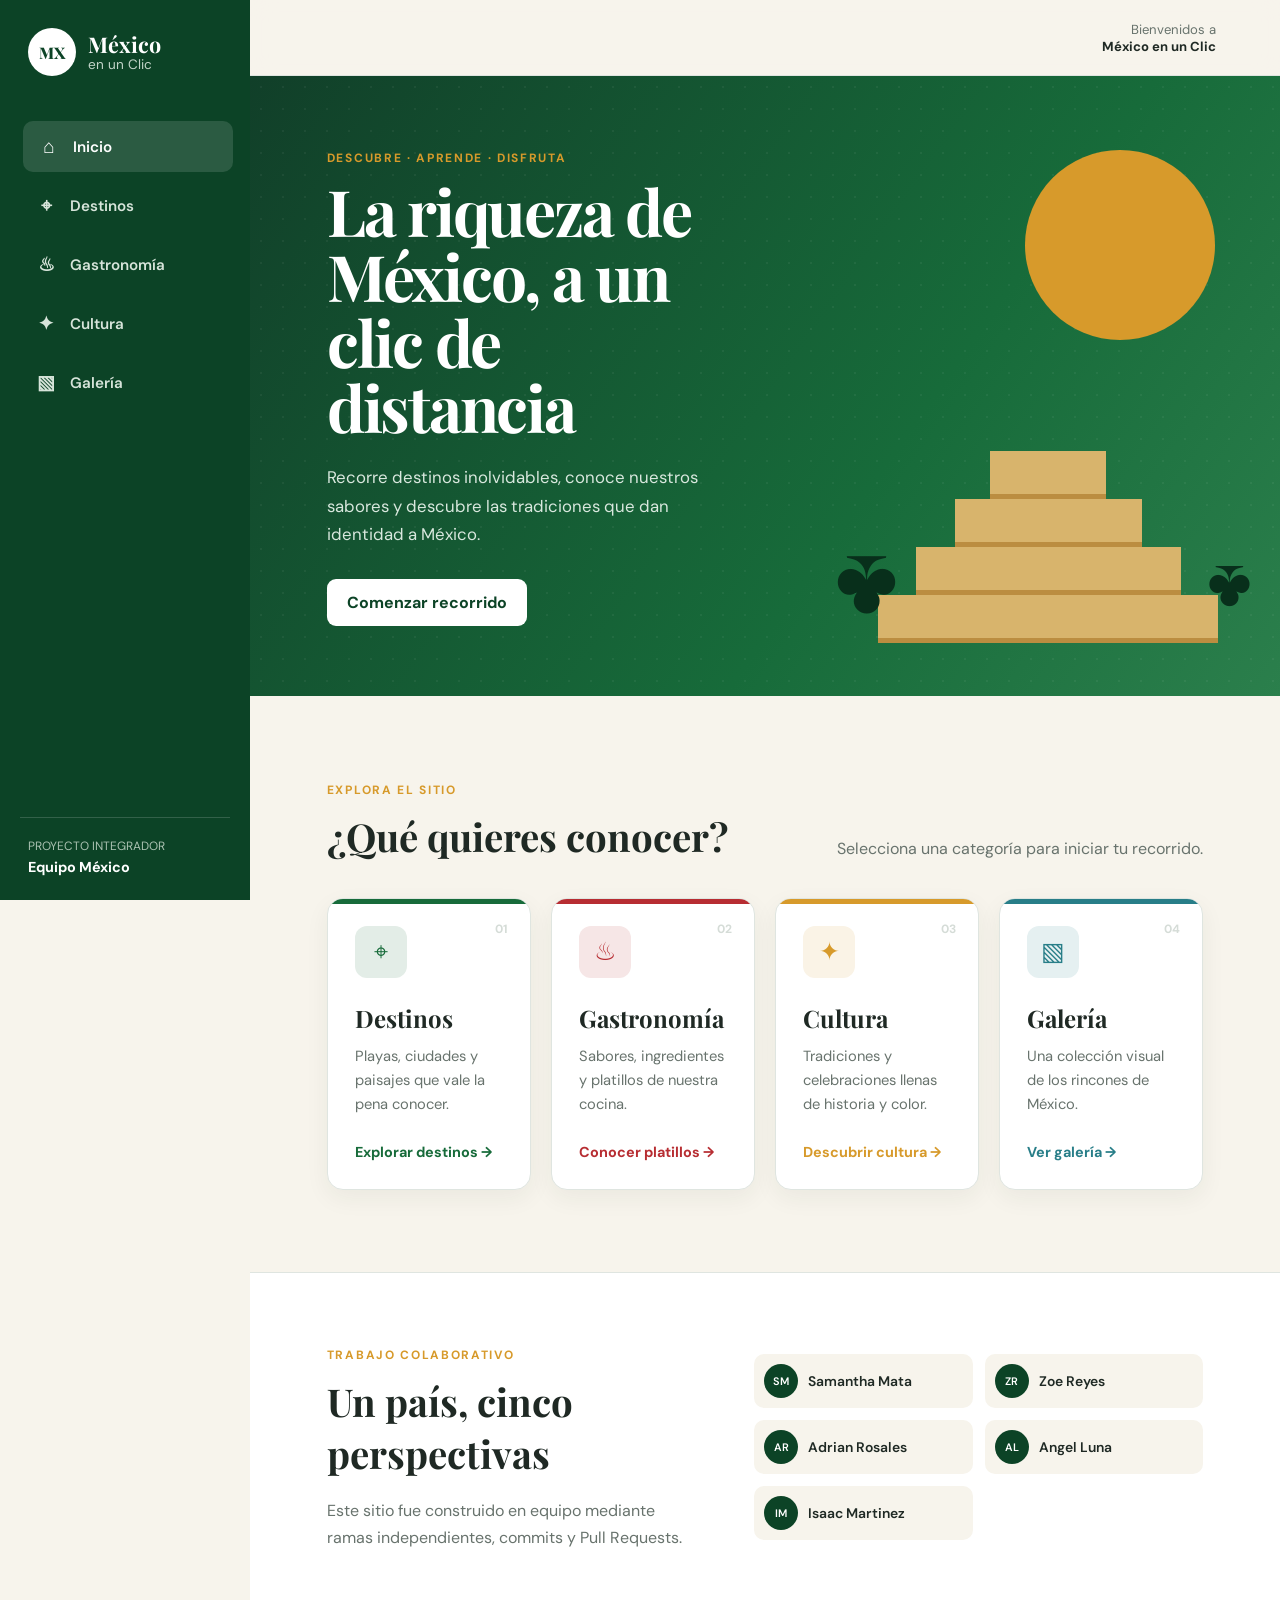
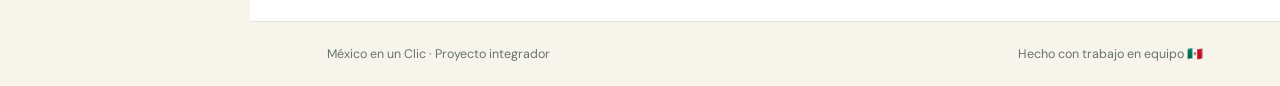
<file: index.html>
<!doctype html>
<html lang="es">
  <head>
    <meta charset="UTF-8" />
    <meta name="viewport" content="width=device-width, initial-scale=1.0" />
    <meta
      name="description"
      content="México en un Clic: destinos, gastronomía, cultura y paisajes de México."
    />
    <title>México en un Clic | Inicio</title>
    <link rel="stylesheet" href="css/index.css" />
  </head>
  <body>
    <div class="app-shell">
      <aside class="sidebar" id="sidebar" aria-label="Navegación principal">
        <div class="brand">
          <span class="brand__mark" aria-hidden="true">MX</span>
          <div>
            <strong>México</strong>
            <span>en un Clic</span>
          </div>
        </div>

        <nav class="nav-menu">
          <a class="nav-menu__link nav-menu__link--active" href="index.html">
            <span aria-hidden="true">⌂</span> Inicio
          </a>
          <a class="nav-menu__link" href="destinos.html">
            <span aria-hidden="true">⌖</span> Destinos
          </a>
          <a class="nav-menu__link" href="gastronomia.html">
            <span aria-hidden="true">♨</span> Gastronomía
          </a>
          <a class="nav-menu__link" href="cultura.html">
            <span aria-hidden="true">✦</span> Cultura
          </a>
          <a class="nav-menu__link" href="galeria.html">
            <span aria-hidden="true">▧</span> Galería
          </a>
        </nav>

        <div class="sidebar__footer">
          <span>Proyecto integrador</span>
          <strong>Equipo México</strong>
        </div>
      </aside>

      <button
        class="sidebar-overlay"
        id="sidebarOverlay"
        type="button"
        aria-label="Cerrar menú"
        tabindex="-1"
      ></button>

      <main class="main-content">
        <header class="topbar">
          <button
            class="menu-button"
            id="menuButton"
            type="button"
            aria-controls="sidebar"
            aria-expanded="false"
          >
            <span aria-hidden="true">☰</span>
            <span class="menu-button__text">Menú</span>
          </button>

          <div class="topbar__message">
            <span>Bienvenidos a</span>
            <strong>México en un Clic</strong>
          </div>
        </header>

        <section class="hero" aria-labelledby="hero-title">
          <div class="hero__content">
            <span class="eyebrow">Descubre · Aprende · Disfruta</span>
            <h1 id="hero-title">La riqueza de México, a un clic de distancia</h1>
            <p>
              Recorre destinos inolvidables, conoce nuestros sabores y descubre
              las tradiciones que dan identidad a México.
            </p>
            <a class="primary-button" href="#secciones">Comenzar recorrido</a>
          </div>

          <div class="hero__art" aria-hidden="true">
            <div class="sun"></div>
            <div class="pyramid">
              <span></span><span></span><span></span><span></span>
            </div>
            <div class="cactus cactus--left">♣</div>
            <div class="cactus cactus--right">♣</div>
          </div>
        </section>

        <section class="section" id="secciones" aria-labelledby="sections-title">
          <div class="section-heading">
            <div>
              <span class="eyebrow">Explora el sitio</span>
              <h2 id="sections-title">¿Qué quieres conocer?</h2>
            </div>
            <p>Selecciona una categoría para iniciar tu recorrido.</p>
          </div>

          <div class="card-grid">
            <article class="feature-card feature-card--green">
              <span class="feature-card__number">01</span>
              <div class="feature-card__icon" aria-hidden="true">⌖</div>
              <h3>Destinos</h3>
              <p>Playas, ciudades y paisajes que vale la pena conocer.</p>
              <a href="destinos.html">Explorar destinos <span>→</span></a>
            </article>

            <article class="feature-card feature-card--red">
              <span class="feature-card__number">02</span>
              <div class="feature-card__icon" aria-hidden="true">♨</div>
              <h3>Gastronomía</h3>
              <p>Sabores, ingredientes y platillos de nuestra cocina.</p>
              <a href="gastronomia.html">Conocer platillos <span>→</span></a>
            </article>

            <article class="feature-card feature-card--gold">
              <span class="feature-card__number">03</span>
              <div class="feature-card__icon" aria-hidden="true">✦</div>
              <h3>Cultura</h3>
              <p>Tradiciones y celebraciones llenas de historia y color.</p>
              <a href="cultura.html">Descubrir cultura <span>→</span></a>
            </article>

            <article class="feature-card feature-card--blue">
              <span class="feature-card__number">04</span>
              <div class="feature-card__icon" aria-hidden="true">▧</div>
              <h3>Galería</h3>
              <p>Una colección visual de los rincones de México.</p>
              <a href="galeria.html">Ver galería <span>→</span></a>
            </article>
          </div>
        </section>

        <section class="team" aria-labelledby="team-title">
          <div>
            <span class="eyebrow">Trabajo colaborativo</span>
            <h2 id="team-title">Un país, cinco perspectivas</h2>
            <p>
              Este sitio fue construido en equipo mediante ramas independientes,
              commits y Pull Requests.
            </p>
          </div>
          <ul class="team__members" aria-label="Integrantes del equipo">
            <li><span>SM</span>Samantha Mata</li>
            <li><span>ZR</span>Zoe Reyes</li>
            <li><span>AR</span>Adrian Rosales</li>
            <li><span>AL</span>Angel Luna</li>
            <li><span>IM</span>Isaac Martinez</li>
          </ul>
        </section>

        <footer class="footer">
          <p>México en un Clic · Proyecto integrador</p>
          <p>Hecho con trabajo en equipo 🇲🇽</p>
        </footer>
      </main>
    </div>

    <script src="js/index.js"></script>
  </body>
</html>
</file>
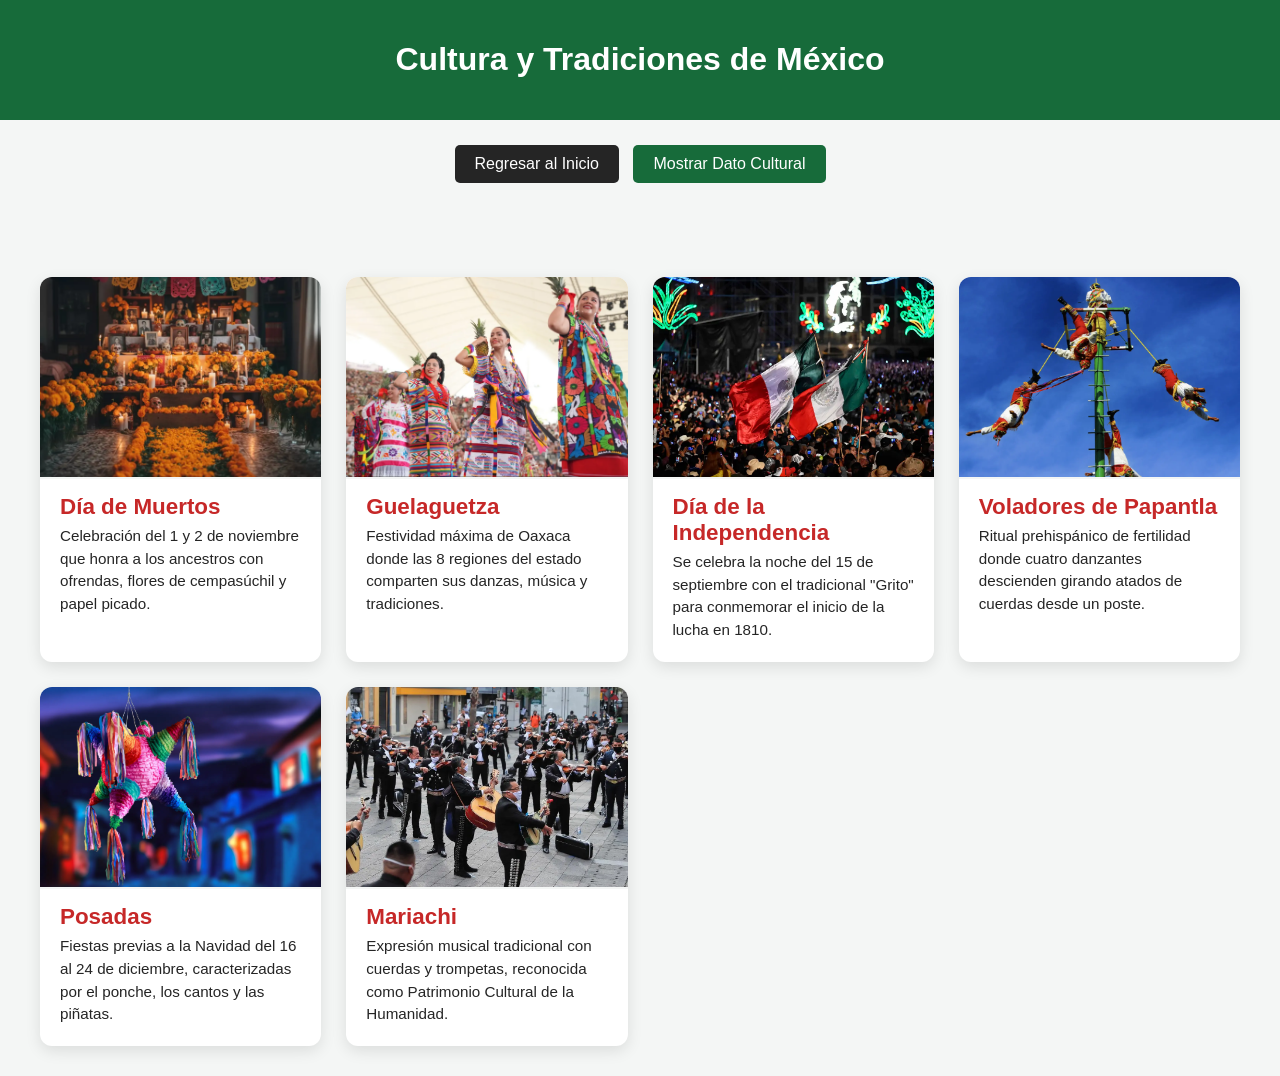
<file: cultura.html>
<!doctype html>
<html lang="es">
  <head>
    <meta charset="UTF-8" />
    <meta name="viewport" content="width=device-width, initial-scale=1.0" />
    <title>Cultura y Tradiciones - México en un Clic</title>
    <link rel="stylesheet" href="css/cultura.css" />
  </head>
  <body>
    <header>
      <h1>Cultura y Tradiciones de México</h1>
    </header>

    <main>
      <div class="controles">
        <button
          class="btn-regresar"
          onclick="window.location.href = 'index.html'"
        >
          Regresar al Inicio
        </button>
        <button id="btn-dato" class="btn-verde">Mostrar Dato Cultural</button>
        <p id="texto-dato" class="dato-resaltado"></p>
      </div>

      <div class="contenedor-tarjetas">
        <div class="tarjeta">
          <img src="img/cultura/muertos.webp" alt="Día de Muertos" />
          <h2>Día de Muertos</h2>
          <p>
            Celebración del 1 y 2 de noviembre que honra a los ancestros con
            ofrendas, flores de cempasúchil y papel picado.
          </p>
        </div>
        <div class="tarjeta">
          <img src="img/cultura/guelaguetza.webp" alt="Guelaguetza" />
          <h2>Guelaguetza</h2>
          <p>
            Festividad máxima de Oaxaca donde las 8 regiones del estado
            comparten sus danzas, música y tradiciones.
          </p>
        </div>
        <div class="tarjeta">
          <img
            src="img/cultura/independencia.webp"
            alt="Día de la Independencia"
          />
          <h2>Día de la Independencia</h2>
          <p>
            Se celebra la noche del 15 de septiembre con el tradicional "Grito"
            para conmemorar el inicio de la lucha en 1810.
          </p>
        </div>
        <div class="tarjeta">
          <img src="img/cultura/voladores.webp" alt="Voladores de Papantla" />
          <h2>Voladores de Papantla</h2>
          <p>
            Ritual prehispánico de fertilidad donde cuatro danzantes descienden
            girando atados de cuerdas desde un poste.
          </p>
        </div>
        <div class="tarjeta">
          <img src="img/cultura/posadas.webp" alt="Posadas" />
          <h2>Posadas</h2>
          <p>
            Fiestas previas a la Navidad del 16 al 24 de diciembre,
            caracterizadas por el ponche, los cantos y las piñatas.
          </p>
        </div>
        <div class="tarjeta">
          <img src="img/cultura/mariachi.webp" alt="Mariachi" />
          <h2>Mariachi</h2>
          <p>
            Expresión musical tradicional con cuerdas y trompetas, reconocida
            como Patrimonio Cultural de la Humanidad.
          </p>
        </div>
      </div>
    </main>

    <script src="js/cultura.js"></script>
  </body>
</html>
</file>
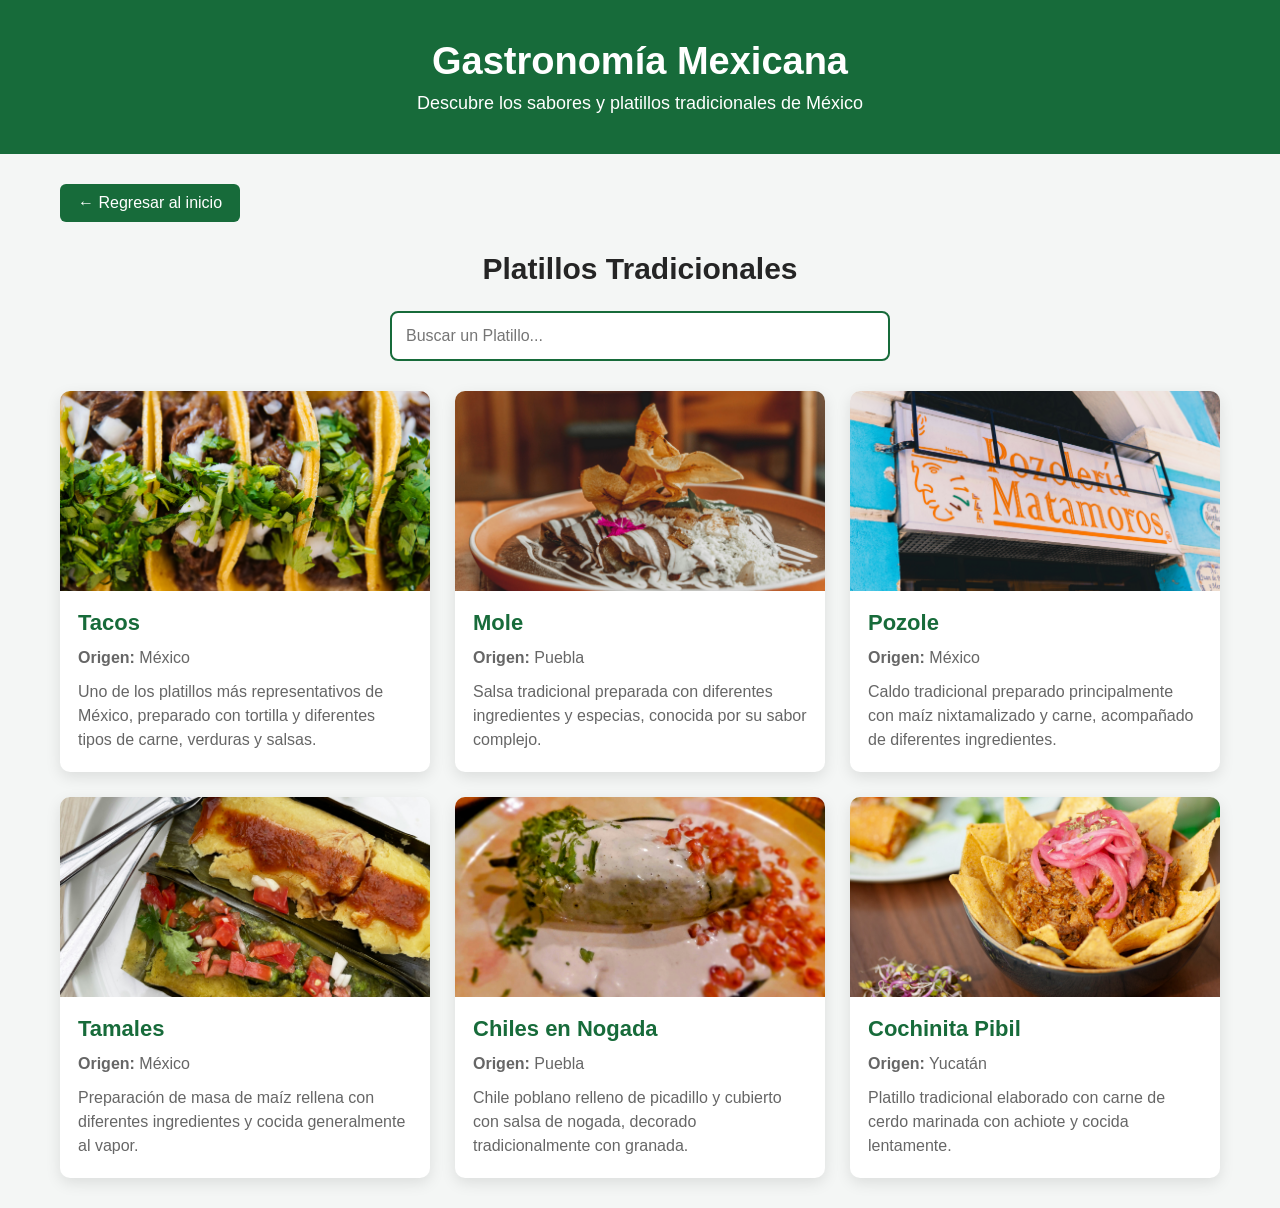
<file: gastronomia.html>
<!DOCTYPE html>
<html lang="es">
<head>
    <meta charset="UTF-8">
    <meta name="viewport" content="width=device-width, initial-scale=1.0">
    <title>Gastronomía Mexicana</title>

    <link rel="stylesheet" href="css/gastronomia.css">
</head>

<body>

    <header>
        <h1>Gastronomía Mexicana</h1>
        <p>Descubre los sabores y platillos tradicionales de México</p>
    </header>

    <main>

        <a href="index.html" class="btn-regresar">
            ← Regresar al inicio
        </a>

        <section class="gastronomia">
            <h2>Platillos Tradicionales</h2>

            <div class="busqueda">
                <input
                    type="text"
                    id="buscador"
                    placeholder="Buscar un Platillo..."
                >
            </div>

            <div class="contenedor-platillos" id="contenedorPlatillos">

                <article class="platillo">
                    <img src="img/tacos.jpg" alt="Tacos mexicanos">
                    <h3>Tacos</h3>
                    <p><strong>Origen:</strong> México</p>
                    <p>
                        Uno de los platillos más representativos de México,
                        preparado con tortilla y diferentes tipos de carne,
                        verduras y salsas.
                    </p>
                </article>

                <article class="platillo">
                    <img src="img/mole.jpg" alt="Mole mexicano">
                    <h3>Mole</h3>
                    <p><strong>Origen:</strong> Puebla</p>
                    <p>
                        Salsa tradicional preparada con diferentes ingredientes
                        y especias, conocida por su sabor complejo.
                    </p>
                </article>

                <article class="platillo">
                    <img src="img/pozole.jpg" alt="Pozole mexicano">
                    <h3>Pozole</h3>
                    <p><strong>Origen:</strong> México</p>
                    <p>
                        Caldo tradicional preparado principalmente con maíz
                        nixtamalizado y carne, acompañado de diferentes
                        ingredientes.
                    </p>
                </article>

                <article class="platillo">
                    <img src="img/tamales.jpg" alt="Tamales mexicanos">
                    <h3>Tamales</h3>
                    <p><strong>Origen:</strong> México</p>
                    <p>
                        Preparación de masa de maíz rellena con diferentes
                        ingredientes y cocida generalmente al vapor.
                    </p>
                </article>

                <article class="platillo">
                    <img src="img/chiles-en-nogada.jpg" alt="Chiles en nogada">
                    <h3>Chiles en Nogada</h3>
                    <p><strong>Origen:</strong> Puebla</p>
                    <p>
                        Chile poblano relleno de picadillo y cubierto con salsa
                        de nogada, decorado tradicionalmente con granada.
                    </p>
                </article>

                <article class="platillo">
                    <img src="img/cochinita-pibil.jpg" alt="Cochinita pibil">
                    <h3>Cochinita Pibil</h3>
                    <p><strong>Origen:</strong> Yucatán</p>
                    <p>
                        Platillo tradicional elaborado con carne de cerdo
                        marinada con achiote y cocida lentamente.
                    </p>
                </article>

            </div>
        </section>

    </main>

    <script src="js/gastronomia.js"></script>

</body>
</html>
</file>
<file: css/index.css>
@import url("https://fonts.googleapis.com/css2?family=DM+Sans:wght@400;500;600;700&family=Playfair+Display:wght@700;800&display=swap");

:root {
  --green: #176b3a;
  --green-dark: #0c4326;
  --red: #b72d32;
  --gold: #d79a2b;
  --blue: #287e88;
  --cream: #f7f4ec;
  --white: #ffffff;
  --ink: #1f2924;
  --muted: #68736d;
  --line: #dfe5e0;
  --sidebar-width: 250px;
  --shadow: 0 18px 45px rgba(27, 53, 38, 0.1);
}

* {
  box-sizing: border-box;
}

html {
  scroll-behavior: smooth;
}

body {
  margin: 0;
  background: var(--cream);
  color: var(--ink);
  font-family: "DM Sans", Arial, sans-serif;
}

a {
  color: inherit;
}

button,
a {
  -webkit-tap-highlight-color: transparent;
}

.app-shell {
  min-height: 100vh;
}

.sidebar {
  background: var(--green-dark);
  color: var(--white);
  display: flex;
  flex-direction: column;
  height: 100vh;
  left: 0;
  padding: 28px 20px 24px;
  position: fixed;
  top: 0;
  width: var(--sidebar-width);
  z-index: 30;
}

.brand {
  align-items: center;
  display: flex;
  gap: 12px;
  margin-bottom: 45px;
  padding: 0 8px;
}

.brand__mark {
  align-items: center;
  background: var(--white);
  border-radius: 50%;
  color: var(--green-dark);
  display: flex;
  font-family: "Playfair Display", Georgia, serif;
  font-weight: 800;
  height: 48px;
  justify-content: center;
  width: 48px;
}

.brand div {
  display: flex;
  flex-direction: column;
  line-height: 1.15;
}

.brand strong {
  font-family: "Playfair Display", Georgia, serif;
  font-size: 1.35rem;
}

.brand div span {
  color: #c2d4c8;
  font-size: 0.85rem;
}

.nav-menu {
  display: grid;
  gap: 8px;
}

.nav-menu__link {
  align-items: center;
  border-radius: 10px;
  color: #d7e4da;
  display: flex;
  font-size: 0.95rem;
  font-weight: 600;
  gap: 13px;
  padding: 13px 15px;
  text-decoration: none;
  transition: background 180ms ease, color 180ms ease, transform 180ms ease;
}

.nav-menu__link span {
  font-size: 1.2rem;
  text-align: center;
  width: 22px;
}

.nav-menu__link:hover,
.nav-menu__link:focus-visible,
.nav-menu__link--active {
  background: rgba(255, 255, 255, 0.13);
  color: var(--white);
  transform: translateX(3px);
}

.sidebar__footer {
  border-top: 1px solid rgba(255, 255, 255, 0.16);
  display: flex;
  flex-direction: column;
  margin-top: auto;
  padding: 20px 8px 0;
}

.sidebar__footer span {
  color: #aac1b1;
  font-size: 0.75rem;
  text-transform: uppercase;
}

.sidebar__footer strong {
  font-size: 0.9rem;
  margin-top: 4px;
}

.sidebar-overlay {
  display: none;
}

.main-content {
  margin-left: var(--sidebar-width);
  min-width: 0;
}

.topbar {
  align-items: center;
  background: rgba(247, 244, 236, 0.92);
  border-bottom: 1px solid var(--line);
  display: flex;
  justify-content: flex-end;
  min-height: 76px;
  padding: 15px clamp(24px, 5vw, 70px);
  position: sticky;
  top: 0;
  backdrop-filter: blur(12px);
  z-index: 20;
}

.menu-button {
  align-items: center;
  background: var(--green-dark);
  border: 0;
  border-radius: 9px;
  color: var(--white);
  cursor: pointer;
  display: none;
  font: inherit;
  gap: 8px;
  padding: 10px 13px;
}

.topbar__message {
  display: flex;
  flex-direction: column;
  font-size: 0.82rem;
  text-align: right;
}

.topbar__message span {
  color: var(--muted);
}

.hero {
  align-items: stretch;
  background: linear-gradient(125deg, #113f29 0%, #176b3a 62%, #2b7f4c 100%);
  color: var(--white);
  display: grid;
  grid-template-columns: minmax(0, 1.1fr) minmax(300px, 0.9fr);
  min-height: 455px;
  overflow: hidden;
  position: relative;
}

.hero::before {
  background-image: radial-gradient(rgba(255, 255, 255, 0.14) 1px, transparent 1px);
  background-size: 22px 22px;
  content: "";
  inset: 0;
  opacity: 0.35;
  position: absolute;
}

.hero__content {
  align-self: center;
  max-width: 680px;
  padding: 70px clamp(30px, 6vw, 90px);
  position: relative;
  z-index: 2;
}

.eyebrow {
  color: var(--gold);
  display: inline-block;
  font-size: 0.75rem;
  font-weight: 700;
  letter-spacing: 0.14em;
  margin-bottom: 12px;
  text-transform: uppercase;
}

.hero h1,
.section h2,
.team h2 {
  font-family: "Playfair Display", Georgia, serif;
  margin: 0;
}

.hero h1 {
  font-size: clamp(2.5rem, 5vw, 4.4rem);
  letter-spacing: -0.035em;
  line-height: 1.02;
  max-width: 730px;
}

.hero p {
  color: #d9e8de;
  font-size: 1.05rem;
  line-height: 1.7;
  margin: 24px 0 30px;
  max-width: 620px;
}

.primary-button {
  background: var(--white);
  border-radius: 9px;
  color: var(--green-dark);
  display: inline-block;
  font-weight: 700;
  padding: 13px 20px;
  text-decoration: none;
  transition: transform 180ms ease, box-shadow 180ms ease;
}

.primary-button:hover,
.primary-button:focus-visible {
  box-shadow: 0 12px 25px rgba(0, 0, 0, 0.2);
  transform: translateY(-2px);
}

.hero__art {
  min-height: 360px;
  overflow: hidden;
  position: relative;
}

.sun {
  background: var(--gold);
  border-radius: 50%;
  height: 190px;
  position: absolute;
  right: 14%;
  top: 12%;
  width: 190px;
}

.pyramid {
  bottom: 53px;
  left: 50%;
  position: absolute;
  transform: translateX(-50%);
  width: 340px;
}

.pyramid span {
  background: #d8b46c;
  border-bottom: 5px solid #bb8d40;
  display: block;
  height: 48px;
  margin: auto;
}

.pyramid span:nth-child(1) { width: 34%; }
.pyramid span:nth-child(2) { width: 55%; }
.pyramid span:nth-child(3) { width: 78%; }
.pyramid span:nth-child(4) { width: 100%; }

.cactus {
  bottom: 45px;
  color: #082f1b;
  font-size: 6rem;
  position: absolute;
  transform: rotate(180deg);
}

.cactus--left { left: 4%; }
.cactus--right { right: 4%; transform: rotate(180deg) scale(0.7); }

.section {
  padding: 82px clamp(28px, 6vw, 90px);
}

.section-heading {
  align-items: end;
  display: flex;
  gap: 30px;
  justify-content: space-between;
  margin-bottom: 36px;
}

.section h2,
.team h2 {
  font-size: clamp(2rem, 3vw, 2.7rem);
}

.section-heading p {
  color: var(--muted);
  line-height: 1.6;
  margin: 0;
  max-width: 380px;
}

.card-grid {
  display: grid;
  gap: 20px;
  grid-template-columns: repeat(4, minmax(0, 1fr));
}

.feature-card {
  --accent: var(--green);
  background: var(--white);
  border: 1px solid var(--line);
  border-radius: 16px;
  box-shadow: 0 8px 25px rgba(32, 57, 41, 0.06);
  min-height: 290px;
  overflow: hidden;
  padding: 27px;
  position: relative;
  transition: box-shadow 180ms ease, transform 180ms ease;
}

.feature-card:hover {
  box-shadow: var(--shadow);
  transform: translateY(-5px);
}

.feature-card::before {
  background: var(--accent);
  content: "";
  height: 5px;
  inset: 0 0 auto;
  position: absolute;
}

.feature-card--red { --accent: var(--red); }
.feature-card--gold { --accent: var(--gold); }
.feature-card--blue { --accent: var(--blue); }

.feature-card__number {
  color: #d5dcd7;
  font-size: 0.75rem;
  font-weight: 700;
  position: absolute;
  right: 22px;
  top: 22px;
}

.feature-card__icon {
  align-items: center;
  background: color-mix(in srgb, var(--accent) 12%, white);
  border-radius: 12px;
  color: var(--accent);
  display: flex;
  font-size: 1.55rem;
  height: 52px;
  justify-content: center;
  margin-bottom: 24px;
  width: 52px;
}

.feature-card h3 {
  font-family: "Playfair Display", Georgia, serif;
  font-size: 1.5rem;
  margin: 0 0 10px;
}

.feature-card p {
  color: var(--muted);
  font-size: 0.92rem;
  line-height: 1.65;
  margin: 0 0 24px;
}

.feature-card a {
  color: var(--accent);
  font-size: 0.9rem;
  font-weight: 700;
  text-decoration: none;
}

.feature-card a span {
  display: inline-block;
  transition: transform 180ms ease;
}

.feature-card a:hover span {
  transform: translateX(4px);
}

.team {
  align-items: center;
  background: var(--white);
  border-bottom: 1px solid var(--line);
  border-top: 1px solid var(--line);
  display: grid;
  gap: 60px;
  grid-template-columns: 0.9fr 1.1fr;
  padding: 70px clamp(28px, 6vw, 90px);
}

.team p {
  color: var(--muted);
  line-height: 1.7;
  margin: 18px 0 0;
}

.team__members {
  display: grid;
  gap: 12px;
  grid-template-columns: repeat(2, minmax(0, 1fr));
  list-style: none;
  margin: 0;
  padding: 0;
}

.team__members li {
  align-items: center;
  background: var(--cream);
  border-radius: 10px;
  display: flex;
  font-size: 0.87rem;
  font-weight: 600;
  gap: 10px;
  padding: 10px;
}

.team__members span {
  align-items: center;
  background: var(--green-dark);
  border-radius: 50%;
  color: var(--white);
  display: flex;
  font-size: 0.68rem;
  height: 34px;
  justify-content: center;
  width: 34px;
}

.footer {
  color: var(--muted);
  display: flex;
  font-size: 0.78rem;
  justify-content: space-between;
  padding: 24px clamp(28px, 6vw, 90px);
}

.footer p {
  margin: 0;
}

@media (max-width: 1120px) {
  .card-grid {
    grid-template-columns: repeat(2, minmax(0, 1fr));
  }

  .hero {
    grid-template-columns: 1fr 0.7fr;
  }

  .hero__art {
    opacity: 0.75;
  }
}

@media (max-width: 820px) {
  .sidebar {
    box-shadow: 18px 0 45px rgba(0, 0, 0, 0.25);
    transform: translateX(-105%);
    transition: transform 220ms ease;
  }

  .sidebar.is-open {
    transform: translateX(0);
  }

  .sidebar-overlay {
    background: rgba(13, 35, 23, 0.55);
    border: 0;
    display: block;
    inset: 0;
    opacity: 0;
    pointer-events: none;
    position: fixed;
    transition: opacity 220ms ease;
    z-index: 25;
  }

  .sidebar-overlay.is-visible {
    opacity: 1;
    pointer-events: auto;
  }

  .main-content {
    margin-left: 0;
  }

  .topbar {
    justify-content: space-between;
  }

  .menu-button {
    display: flex;
  }

  .hero {
    grid-template-columns: 1fr;
  }

  .hero__content {
    padding-bottom: 80px;
    padding-top: 80px;
  }

  .hero__art {
    inset: auto 0 0 auto;
    min-height: 260px;
    opacity: 0.22;
    position: absolute;
    width: 55%;
  }

  .team {
    gap: 35px;
    grid-template-columns: 1fr;
  }
}

@media (max-width: 580px) {
  .topbar__message span,
  .menu-button__text {
    display: none;
  }

  .hero__content {
    padding: 65px 25px 70px;
  }

  .section {
    padding: 62px 22px;
  }

  .section-heading {
    align-items: start;
    flex-direction: column;
  }

  .card-grid,
  .team__members {
    grid-template-columns: 1fr;
  }

  .feature-card {
    min-height: auto;
  }

  .team {
    padding: 60px 22px;
  }

  .footer {
    align-items: center;
    flex-direction: column;
    gap: 7px;
    text-align: center;
  }
}

@media (prefers-reduced-motion: reduce) {
  *,
  *::before,
  *::after {
    scroll-behavior: auto !important;
    transition-duration: 0.01ms !important;
  }
}
</file>
<file: css/cultura.css>
:root {
    --verde: #176b3a;
    --verde-oscuro: #0d4827;
    --rojo: #c62828;
    --blanco: #ffffff;
    --fondo: #f4f6f5;
    --texto: #252525;
}

body {
    font-family: Arial, sans-serif;
    background-color: var(--fondo);
    color: var(--texto);
    margin: 0;
    padding: 0;
}

header {
    background-color: var(--verde);
    color: var(--blanco);
    text-align: center;
    padding: 20px 0;
}

h1, h2 {
    text-align: center;
}

h2 {
    color: var(--rojo);
}

.controles {
    text-align: center;
    margin: 20px;
}

button {
    padding: 10px 20px;
    border: none;
    border-radius: 5px;
    cursor: pointer;
    font-size: 16px;
    margin: 5px;
    font-family: Arial, sans-serif;
}

.btn-verde {
    background-color: var(--verde);
    color: var(--blanco);
}

.btn-verde:hover {
    background-color: var(--verde-oscuro);
}

.btn-regresar {
    background-color: var(--texto);
    color: var(--blanco);
}

.dato-resaltado {
    color: var(--rojo);
    font-weight: bold;
    min-height: 24px;
    margin-top: 15px;
}

/* --- Sección de Tarjetas Responsiva (Grid Moderno) --- */

.contenedor-tarjetas {
    display: grid;
    /* Esto crea columnas automáticamente: mínimo 280px, máximo lo que quepa */
    grid-template-columns: repeat(auto-fit, minmax(280px, 1fr));
    gap: 25px; /* Espacio entre tarjetas */
    padding: 30px;
    max-width: 1200px; /* Ancho máximo para que no se estiren demasiado en pantallas gigantes */
    margin: 0 auto; /* Centra todo el bloque */
}

.tarjeta {
    background-color: var(--blanco);
    box-shadow: 0 5px 15px rgba(0,0,0,0.1); /* Sombra más suave y moderna */
    border-radius: 12px; /* Bordes más redondeados */
    overflow: hidden; /* ¡Importante! Mantiene la imagen dentro de los bordes redondeados */
    display: flex;
    flex-direction: column;
    transition: transform 0.3s ease; /* Efecto suave al pasar el mouse */
}

.tarjeta:hover {
    transform: translateY(-5px); /* Pequeña elevación moderna al pasar el mouse */
}

/* La solución mágica para las imágenes WebP gigantes */
.tarjeta img {
    width: 100%; /* Ocupa todo el ancho de la tarjeta */
    height: 200px; /* Altura fija para que todas se vean iguales */
    object-fit: cover; /* Centra y recorta la imagen automáticamente sin deformarla */
    border-bottom: 2px solid var(--fondo); /* Pequeña línea divisoria */
}

/* Ajustes de texto dentro de la tarjeta */
.tarjeta h2 {
    color: var(--rojo);
    font-size: 1.4rem;
    margin: 15px 20px 5px;
    text-align: left; /* Títulos alineados a la izquierda se ven más modernos */
}

.tarjeta p {
    font-size: 0.95rem;
    line-height: 1.5;
    margin: 0 20px 20px;
    color: var(--texto);
    flex-grow: 1; /* Asegura que el texto llene el espacio uniformemente */
}
</file>
<file: css/gastronomia.css>
:root {
    --verde: #176b3a;
    --verde-oscuro: #0d4827;
    --rojo: #c62828;
    --blanco: #ffffff;
    --fondo: #f4f6f5;
    --texto: #252525;
    --gris: #666666;
}

* {
    margin: 0;
    padding: 0;
    box-sizing: border-box;
}

body {
    font-family: Arial, sans-serif;
    background-color: var(--fondo);
    color: var(--texto);
}

/* Encabezado */

header {
    background-color: var(--verde);
    color: var(--blanco);
    text-align: center;
    padding: 40px 20px;
}

header h1 {
    font-size: 38px;
    margin-bottom: 10px;
}

header p {
    font-size: 18px;
}

/* Contenido principal */

main {
    max-width: 1200px;
    margin: 0 auto;
    padding: 30px 20px;
}

/* Botón regresar */

.btn-regresar {
    display: inline-block;
    background-color: var(--verde);
    color: var(--blanco);
    text-decoration: none;
    padding: 10px 18px;
    border-radius: 6px;
    margin-bottom: 30px;
    transition: 0.3s;
}

.btn-regresar:hover {
    background-color: var(--verde-oscuro);
}

/* Título */

.gastronomia h2 {
    text-align: center;
    font-size: 30px;
    margin-bottom: 25px;
}

/* Buscador */

.busqueda {
    display: flex;
    justify-content: center;
    margin-bottom: 30px;
}

#buscador {
    width: 100%;
    max-width: 500px;
    padding: 14px;
    border: 2px solid var(--verde);
    border-radius: 8px;
    font-size: 16px;
    outline: none;
}

#buscador:focus {
    border-color: var(--rojo);
}

/* Tarjetas */

.contenedor-platillos {
    display: grid;
    grid-template-columns: repeat(3, 1fr);
    gap: 25px;
}

.platillo {
    background-color: var(--blanco);
    border-radius: 10px;
    overflow: hidden;
    box-shadow: 0 5px 15px rgba(0, 0, 0, 0.1);
    transition: transform 0.3s;
}

.platillo:hover {
    transform: translateY(-5px);
}

.platillo img {
    width: 100%;
    height: 200px;
    object-fit: cover;
}

.platillo h3 {
    color: var(--verde);
    font-size: 22px;
    padding: 15px 18px 5px;
}

.platillo p {
    padding: 5px 18px;
    line-height: 1.5;
    color: var(--gris);
}

.platillo p:last-child {
    padding-bottom: 20px;
}

/* Diseño adaptable */

@media (max-width: 900px) {
    .contenedor-platillos {
        grid-template-columns: repeat(2, 1fr);
    }
}

@media (max-width: 600px) {
    header h1 {
        font-size: 30px;
    }

    header p {
        font-size: 16px;
    }

    .contenedor-platillos {
        grid-template-columns: 1fr;
    }

    main {
        padding: 20px 15px;
    }
}
</file>
